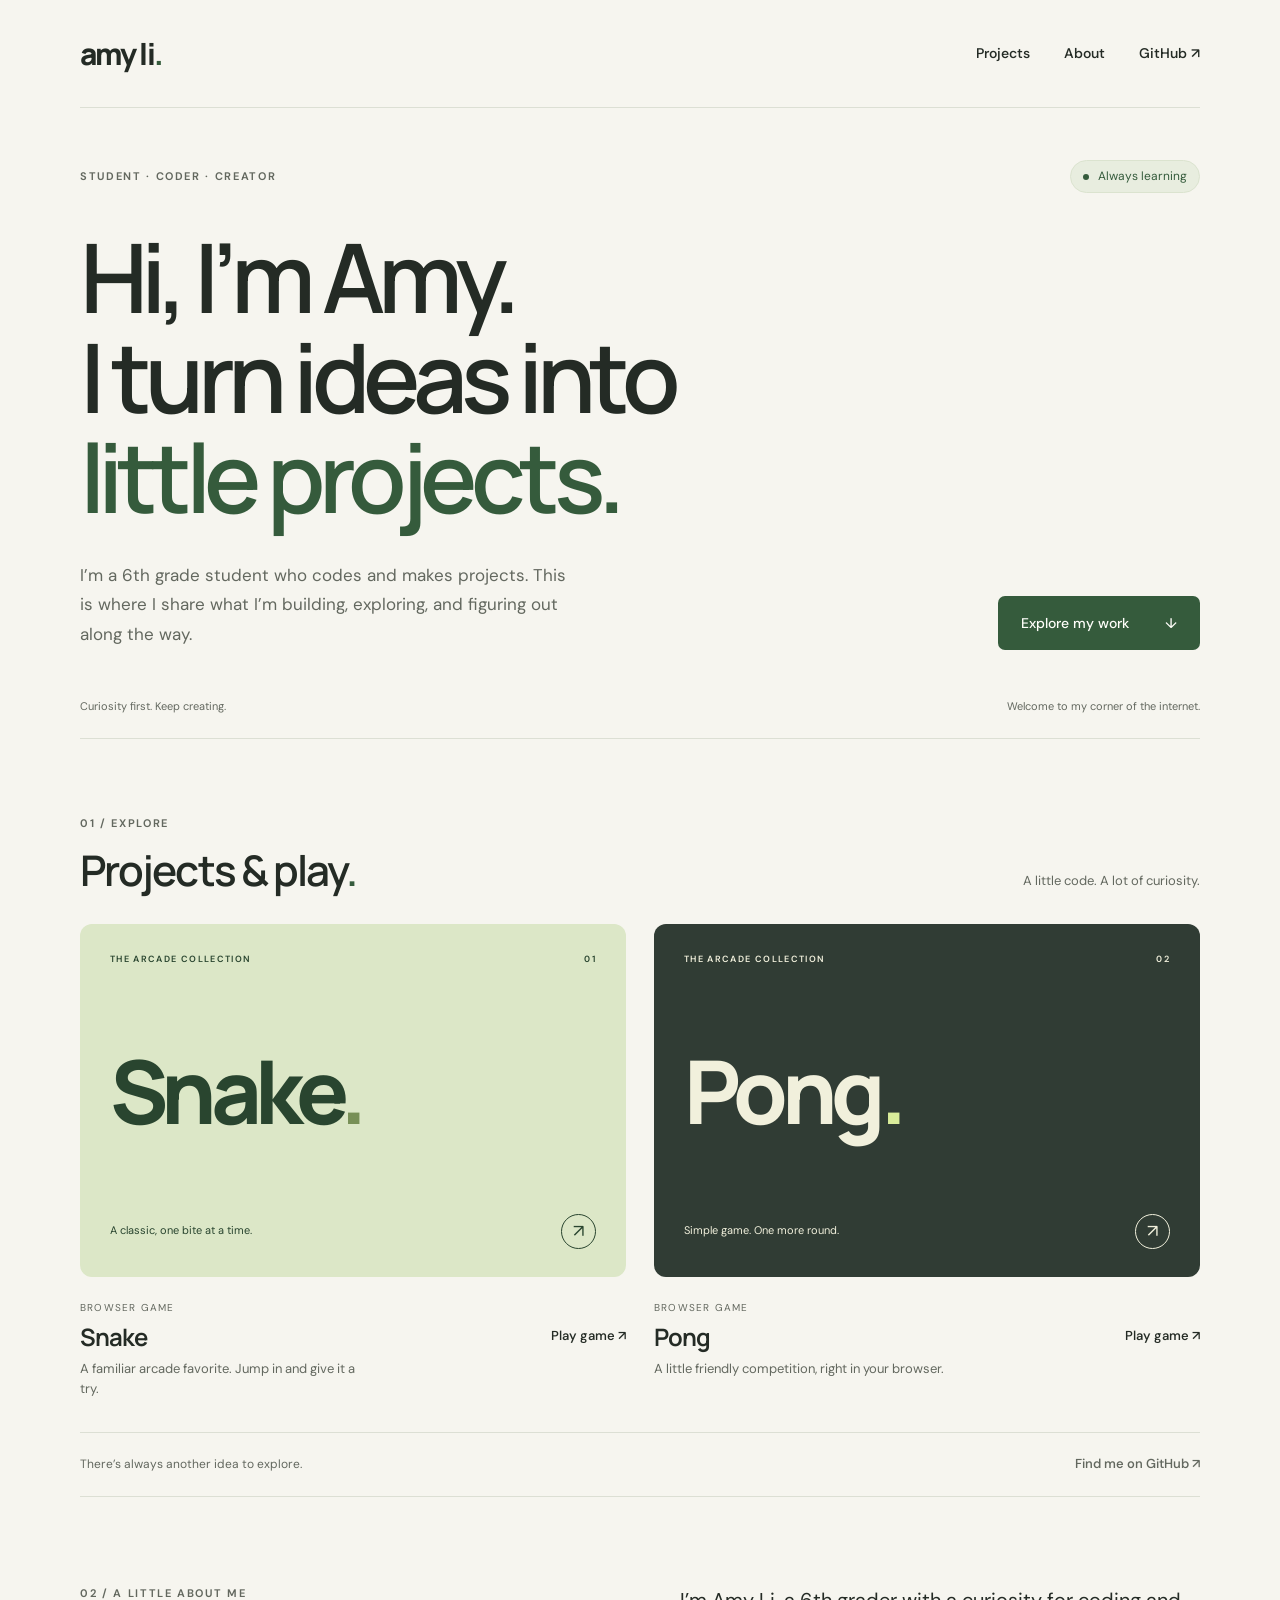
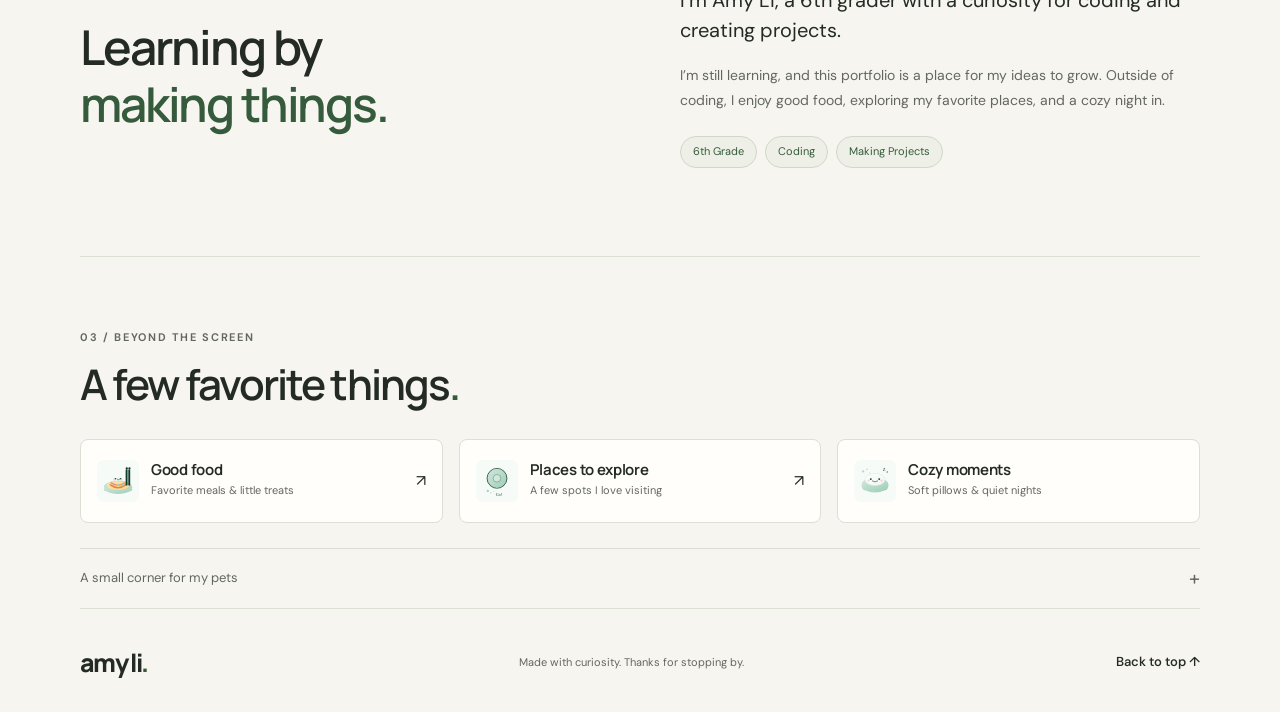
<file: index.html>
<!doctype html>
<html lang="en">
<head>
  <meta charset="utf-8" />
  <meta name="viewport" content="width=device-width, initial-scale=1" />
  <meta name="description" content="Amy Li’s portfolio. A 6th grade student exploring coding, making projects, and learning by building." />
  <meta name="theme-color" content="#f6f5ef" />
  <title>Amy Li — Coding & Projects</title>
  <link rel="stylesheet" href="styles.css?v=portfolio-022921e" />
</head>
<body class="portfolio">
  <a class="skip-link" href="#main">Skip to content</a>
  <nav class="navigation" aria-label="Main navigation">
    <a class="wordmark" href="index.html" aria-label="Amy Li home">amy li<span>.</span></a>
    <div class="nav-links"><a href="#projects">Projects</a><a href="#about">About</a><a href="https://github.com/Amollle">GitHub <span aria-hidden="true">↗</span></a></div>
  </nav>
  <main id="main" class="portfolio-main">
    <header class="intro">
      <div class="intro-top"><span class="eyebrow">Student · Coder · Creator</span><span class="availability"><span aria-hidden="true"></span> Always learning</span></div>
      <h1>Hi, I’m Amy.<br>I turn ideas into<br><em>little projects.</em></h1>
      <div class="intro-bottom">
        <p>I’m a 6th grade student who codes and makes projects. This is where I share what I’m building, exploring, and figuring out along the way.</p>
        <a class="button" href="#projects">Explore my work <span aria-hidden="true">↓</span></a>
      </div>
      <div class="intro-foot"><span>Curiosity first. Keep creating.</span><span>Welcome to my corner of the internet.</span></div>
    </header>

    <section id="projects" class="work-section" aria-labelledby="projects-title">
      <div class="section-heading"><div><p class="eyebrow">01 / Explore</p><h2 id="projects-title">Projects & play<span>.</span></h2></div><p>A little code. A lot of curiosity.</p></div>
      <div class="project-grid">
        <article class="project-card">
          <a class="project-cover snake-cover" href="https://snake-ashen-theta.vercel.app/home.html" aria-label="Play Snake">
            <div class="cover-top"><span>THE ARCADE COLLECTION</span><span>01</span></div>
            <div class="cover-title">Snake<span class="cover-dot">.</span></div>
            <div class="cover-bottom"><span>A classic, one bite at a time.</span><span class="round-arrow" aria-hidden="true">↗</span></div>
          </a>
          <div class="project-description"><div><p class="project-kind">Browser game</p><h3>Snake</h3><p>A familiar arcade favorite. Jump in and give it a try.</p></div><a class="text-link" href="https://snake-ashen-theta.vercel.app/home.html">Play game <span aria-hidden="true">↗</span></a></div>
        </article>
        <article class="project-card">
          <a class="project-cover pong-cover" href="https://pong-rho-two.vercel.app/" aria-label="Play Pong">
            <div class="cover-top"><span>THE ARCADE COLLECTION</span><span>02</span></div>
            <div class="cover-title">Pong<span class="cover-dot">.</span></div>
            <div class="cover-bottom"><span>Simple game. One more round.</span><span class="round-arrow" aria-hidden="true">↗</span></div>
          </a>
          <div class="project-description"><div><p class="project-kind">Browser game</p><h3>Pong</h3><p>A little friendly competition, right in your browser.</p></div><a class="text-link" href="https://pong-rho-two.vercel.app/">Play game <span aria-hidden="true">↗</span></a></div>
        </article>
      </div>
      <div class="work-note"><span>There’s always another idea to explore.</span><a class="text-link" href="https://github.com/Amollle">Find me on GitHub <span aria-hidden="true">↗</span></a></div>
    </section>

    <section id="about" class="about-section" aria-labelledby="about-title">
      <div><p class="eyebrow">02 / A little about me</p><h2 id="about-title">Learning by<br><em>making things.</em></h2></div>
      <div class="about-copy"><p class="about-lede">I’m Amy Li, a 6th grader with a curiosity for coding and creating projects.</p><p>I’m still learning, and this portfolio is a place for my ideas to grow. Outside of coding, I enjoy good food, exploring my favorite places, and a cozy night in.</p><div class="chips"><span class="chip">6th Grade</span><span class="chip">Coding</span><span class="chip">Making Projects</span></div></div>
    </section>

    <section class="personal-section" aria-labelledby="personal-title">
      <div class="section-heading"><div><p class="eyebrow">03 / Beyond the screen</p><h2 id="personal-title">A few favorite things<span>.</span></h2></div></div>
      <div class="interest-grid">
        <a class="interest interest-link" href="food.html"><img src="food.svg" alt="" /><div><h3>Good food</h3><p>Favorite meals & little treats</p></div><span aria-hidden="true">↗</span></a>
        <a class="interest interest-link" href="places.html"><img src="places.svg" alt="" /><div><h3>Places to explore</h3><p>A few spots I love visiting</p></div><span aria-hidden="true">↗</span></a>
        <div class="interest"><img src="sleep.svg" alt="" /><div><h3>Cozy moments</h3><p>Soft pillows & quiet nights</p></div></div>
      </div>
      <details class="memories"><summary>A small corner for my pets <span aria-hidden="true">+</span></summary><div class="memories-content"><h3>Remembering my pets</h3><p>I’ve had pets that I cared about a lot. I’m remembering 3 sweet chicks and 12 tiny fish who have passed away.</p><h3>My missing cat</h3><p>I once had a cat that got lost very quickly after I got it. I still think about that cat and hope it’s okay.</p></div></details>
    </section>
    <footer class="portfolio-footer"><a class="wordmark" href="index.html">amy li<span>.</span></a><p>Made with curiosity. Thanks for stopping by.</p><a class="text-link" href="#main">Back to top <span aria-hidden="true">↑</span></a></footer>
  </main>
</body>
</html>
</file>
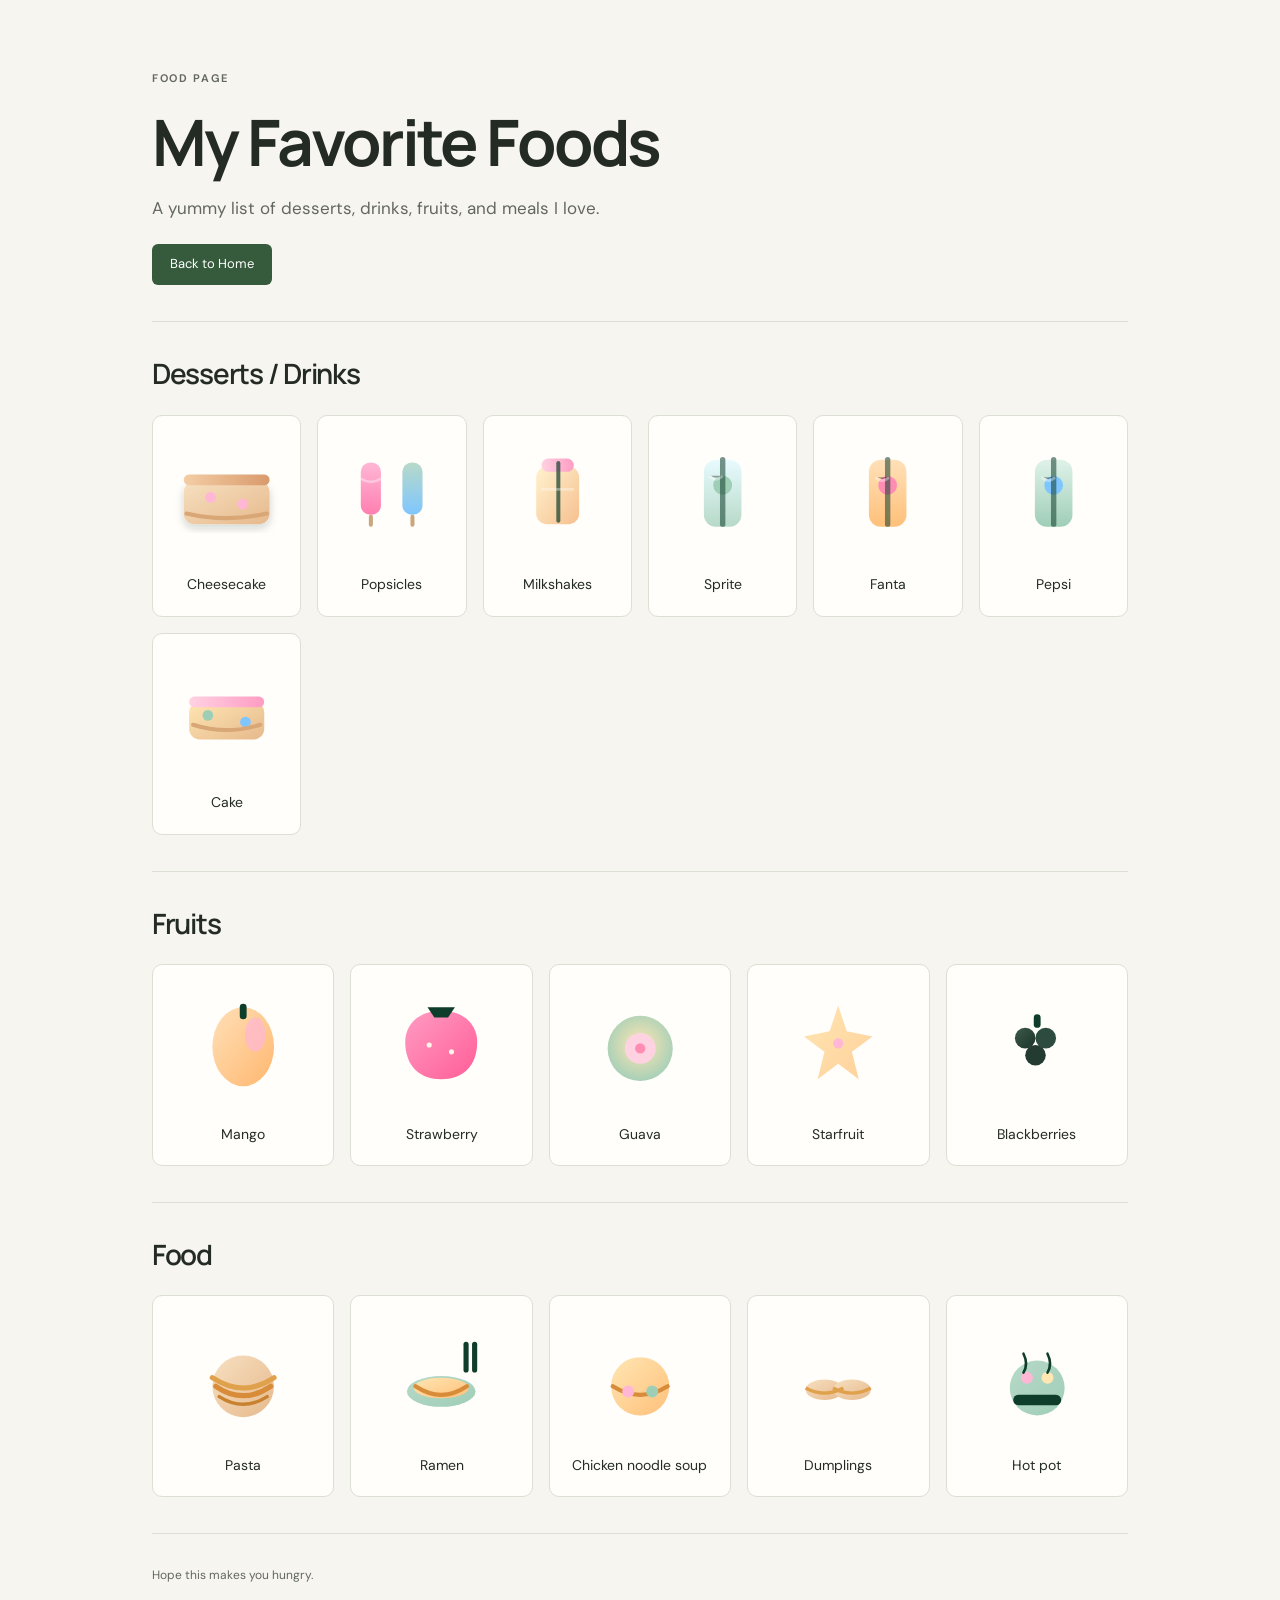
<file: food.html>
﻿<!doctype html>
<html lang="en">
<head>
  <meta charset="utf-8" />
  <meta name="viewport" content="width=device-width, initial-scale=1" />
  <title>Amy Li — Favorite Foods</title>
  <link rel="stylesheet" href="styles.css?v=portfolio-022921e" />
</head>
<body>
  <div class="glow"></div>
  <div class="noise"></div>

  <main class="page">
    <header class="hero">
      <p class="eyebrow">Food Page</p>
      <h1>My Favorite Foods</h1>
      <p class="lede">
        A yummy list of desserts, drinks, fruits, and meals I love.
      </p>
      <a class="back-link" href="index.html">Back to Home</a>
    </header>

    <section class="card">
      <h2>Desserts / Drinks</h2>
      <div class="carousel" aria-label="Desserts and drinks carousel">
        <div class="carousel-item">
          <svg viewBox="0 0 160 140" role="img" aria-label="Cheesecake">
            <defs>
              <linearGradient id="cakeBase" x1="0" y1="0" x2="1" y2="1">
                <stop offset="0" stop-color="#f7e0c1" />
                <stop offset="1" stop-color="#e6b98c" />
              </linearGradient>
              <linearGradient id="cakeTop" x1="0" y1="0" x2="1" y2="0">
                <stop offset="0" stop-color="#f4cda5" />
                <stop offset="1" stop-color="#d99a6c" />
              </linearGradient>
              <filter id="softShadow" x="-20%" y="-20%" width="140%" height="140%">
                <feDropShadow dx="0" dy="6" stdDeviation="6" flood-color="#0f2b1f" flood-opacity="0.18" />
              </filter>
            </defs>
            <rect x="16" y="48" width="128" height="64" rx="16" fill="url(#cakeBase)" filter="url(#softShadow)" />
            <rect x="16" y="38" width="128" height="16" rx="8" fill="url(#cakeTop)" />
            <circle cx="56" cy="72" r="8" fill="#ffb7d5" />
            <circle cx="104" cy="82" r="8" fill="#ffb7d5" />
            <path d="M20 96 q60 14 120 0" fill="none" stroke="#d9a676" stroke-width="6" stroke-linecap="round" />
          </svg>
          <p>Cheesecake</p>
        </div>
        <div class="carousel-item">
          <svg viewBox="0 0 160 140" role="img" aria-label="Popsicles">
            <defs>
              <linearGradient id="popPink" x1="0" y1="0" x2="0" y2="1">
                <stop offset="0" stop-color="#ffb7d5" />
                <stop offset="1" stop-color="#ff7fb0" />
              </linearGradient>
              <linearGradient id="popBlue" x1="0" y1="0" x2="0" y2="1">
                <stop offset="0" stop-color="#b7d9c8" />
                <stop offset="1" stop-color="#7fc6ff" />
              </linearGradient>
            </defs>
            <rect x="34" y="20" width="30" height="78" rx="14" fill="url(#popPink)" />
            <rect x="96" y="20" width="30" height="78" rx="14" fill="url(#popBlue)" />
            <rect x="46" y="98" width="6" height="18" rx="3" fill="#caa77d" />
            <rect x="108" y="98" width="6" height="18" rx="3" fill="#caa77d" />
            <path d="M34 44 q15 10 30 0" fill="none" stroke="#ffffff" stroke-width="4" opacity="0.4" />
          </svg>
          <p>Popsicles</p>
        </div>
        <div class="carousel-item">
          <svg viewBox="0 0 160 140" role="img" aria-label="Milkshakes">
            <defs>
              <linearGradient id="shakeCup" x1="0" y1="0" x2="1" y2="1">
                <stop offset="0" stop-color="#fff2cf" />
                <stop offset="1" stop-color="#f6c08f" />
              </linearGradient>
              <linearGradient id="shakeTop" x1="0" y1="0" x2="1" y2="0">
                <stop offset="0" stop-color="#ffd2e2" />
                <stop offset="1" stop-color="#ff9cc3" />
              </linearGradient>
            </defs>
            <rect x="48" y="26" width="64" height="86" rx="16" fill="url(#shakeCup)" />
            <rect x="56" y="14" width="48" height="20" rx="10" fill="url(#shakeTop)" />
            <rect x="78" y="18" width="6" height="92" rx="3" fill="#0f3d2b" opacity="0.7" />
            <path d="M56 60 h48" stroke="#ffffff" stroke-width="4" opacity="0.35" />
          </svg>
          <p>Milkshakes</p>
        </div>
        <div class="carousel-item">
          <svg viewBox="0 0 160 140" role="img" aria-label="Sprite">
            <defs>
              <linearGradient id="sodaGlass" x1="0" y1="0" x2="0" y2="1">
                <stop offset="0" stop-color="#e8fbff" />
                <stop offset="1" stop-color="#b7d9c8" />
              </linearGradient>
            </defs>
            <rect x="52" y="16" width="56" height="100" rx="18" fill="url(#sodaGlass)" />
            <circle cx="80" cy="54" r="14" fill="#9fceb7" />
            <rect x="76" y="12" width="8" height="104" rx="4" fill="#0f3d2b" opacity="0.55" />
            <path d="M60 40 q10 10 20 0" stroke="#ffffff" stroke-width="4" opacity="0.35" />
          </svg>
          <p>Sprite</p>
        </div>
        <div class="carousel-item">
          <svg viewBox="0 0 160 140" role="img" aria-label="Fanta">
            <defs>
              <linearGradient id="fantaGlass" x1="0" y1="0" x2="0" y2="1">
                <stop offset="0" stop-color="#ffe0b8" />
                <stop offset="1" stop-color="#ffc07a" />
              </linearGradient>
            </defs>
            <rect x="52" y="16" width="56" height="100" rx="18" fill="url(#fantaGlass)" />
            <circle cx="80" cy="54" r="14" fill="#ff8db3" />
            <rect x="76" y="12" width="8" height="104" rx="4" fill="#0f3d2b" opacity="0.55" />
            <path d="M62 42 q10 10 20 0" stroke="#ffffff" stroke-width="4" opacity="0.35" />
          </svg>
          <p>Fanta</p>
        </div>
        <div class="carousel-item">
          <svg viewBox="0 0 160 140" role="img" aria-label="Pepsi">
            <defs>
              <linearGradient id="pepsiGlass" x1="0" y1="0" x2="0" y2="1">
                <stop offset="0" stop-color="#dff2e9" />
                <stop offset="1" stop-color="#9fceb7" />
              </linearGradient>
            </defs>
            <rect x="52" y="16" width="56" height="100" rx="18" fill="url(#pepsiGlass)" />
            <circle cx="80" cy="54" r="14" fill="#7fc6ff" />
            <rect x="76" y="12" width="8" height="104" rx="4" fill="#0f3d2b" opacity="0.55" />
            <path d="M62 42 q10 10 20 0" stroke="#ffffff" stroke-width="4" opacity="0.35" />
          </svg>
          <p>Pepsi</p>
        </div>
        <div class="carousel-item">
          <svg viewBox="0 0 160 140" role="img" aria-label="Cake">
            <defs>
              <linearGradient id="cakeBase2" x1="0" y1="0" x2="1" y2="1">
                <stop offset="0" stop-color="#ffe6b3" />
                <stop offset="1" stop-color="#e6b98c" />
              </linearGradient>
              <linearGradient id="cakeIcing" x1="0" y1="0" x2="1" y2="0">
                <stop offset="0" stop-color="#ffd2e2" />
                <stop offset="1" stop-color="#ff9cc3" />
              </linearGradient>
            </defs>
            <rect x="24" y="52" width="112" height="56" rx="16" fill="url(#cakeBase2)" />
            <rect x="24" y="44" width="112" height="16" rx="8" fill="url(#cakeIcing)" />
            <circle cx="52" cy="72" r="8" fill="#9fceb7" />
            <circle cx="108" cy="82" r="8" fill="#7fc6ff" />
            <path d="M30 86 q50 16 100 0" fill="none" stroke="#d9a676" stroke-width="6" stroke-linecap="round" />
          </svg>
          <p>Cake</p>
        </div>
      </div>
    </section>

    <section class="card">
      <h2>Fruits</h2>
      <div class="carousel" aria-label="Fruits carousel">
        <div class="carousel-item">
          <svg viewBox="0 0 160 140" role="img" aria-label="Mango">
            <defs>
              <linearGradient id="mangoG" x1="0" y1="0" x2="1" y2="1">
                <stop offset="0" stop-color="#ffe0b8" />
                <stop offset="1" stop-color="#ffb76f" />
              </linearGradient>
            </defs>
            <ellipse cx="80" cy="72" rx="36" ry="46" fill="url(#mangoG)" />
            <ellipse cx="94" cy="58" rx="12" ry="20" fill="#ffb7d5" opacity="0.7" />
            <rect x="76" y="22" width="8" height="18" rx="4" fill="#0f3d2b" />
          </svg>
          <p>Mango</p>
        </div>
        <div class="carousel-item">
          <svg viewBox="0 0 160 140" role="img" aria-label="Strawberry">
            <defs>
              <linearGradient id="berryG" x1="0" y1="0" x2="1" y2="1">
                <stop offset="0" stop-color="#ff9cc3" />
                <stop offset="1" stop-color="#ff5d96" />
              </linearGradient>
            </defs>
            <path d="M80 30 C52 30 38 48 38 66 C38 96 56 110 80 110 C104 110 122 96 122 66 C122 48 108 30 80 30 Z" fill="url(#berryG)" />
            <circle cx="66" cy="70" r="3" fill="#fff6e8" />
            <circle cx="92" cy="78" r="3" fill="#fff6e8" />
            <path d="M64 26 h32 l-8 12 h-16 Z" fill="#0f3d2b" />
          </svg>
          <p>Strawberry</p>
        </div>
        <div class="carousel-item">
          <svg viewBox="0 0 160 140" role="img" aria-label="Guava">
            <defs>
              <radialGradient id="guavaG" cx="50%" cy="45%" r="60%">
                <stop offset="0" stop-color="#ffe6b3" />
                <stop offset="1" stop-color="#9fceb7" />
              </radialGradient>
            </defs>
            <circle cx="80" cy="74" r="38" fill="url(#guavaG)" />
            <circle cx="80" cy="74" r="18" fill="#ffd2e2" />
            <circle cx="80" cy="74" r="6" fill="#ff8db3" />
          </svg>
          <p>Guava</p>
        </div>
        <div class="carousel-item">
          <svg viewBox="0 0 160 140" role="img" aria-label="Starfruit">
            <defs>
              <linearGradient id="starG" x1="0" y1="0" x2="1" y2="1">
                <stop offset="0" stop-color="#ffe6b3" />
                <stop offset="1" stop-color="#ffd09a" />
              </linearGradient>
            </defs>
            <polygon points="80,24 90,54 120,60 96,78 104,110 80,92 56,110 64,78 40,60 70,54" fill="url(#starG)" />
            <circle cx="80" cy="68" r="6" fill="#ffb7d5" />
          </svg>
          <p>Starfruit</p>
        </div>
        <div class="carousel-item">
          <svg viewBox="0 0 160 140" role="img" aria-label="Blackberries">
            <defs>
              <linearGradient id="berryDark" x1="0" y1="0" x2="1" y2="1">
                <stop offset="0" stop-color="#3b5a4b" />
                <stop offset="1" stop-color="#1d3329" />
              </linearGradient>
            </defs>
            <circle cx="66" cy="62" r="12" fill="url(#berryDark)" />
            <circle cx="90" cy="62" r="12" fill="#2e4b3f" />
            <circle cx="78" cy="82" r="12" fill="#243b31" />
            <rect x="76" y="34" width="8" height="16" rx="4" fill="#0f3d2b" />
          </svg>
          <p>Blackberries</p>
        </div>
      </div>
    </section>

    <section class="card">
      <h2>Food</h2>
      <div class="carousel" aria-label="Food carousel">
        <div class="carousel-item">
          <svg viewBox="0 0 160 140" role="img" aria-label="Pasta">
            <defs>
              <linearGradient id="pastaBowl" x1="0" y1="0" x2="1" y2="1">
                <stop offset="0" stop-color="#f7e0c1" />
                <stop offset="1" stop-color="#e6b98c" />
              </linearGradient>
            </defs>
            <circle cx="80" cy="82" r="36" fill="url(#pastaBowl)" />
            <path d="M48 82 q32 22 64 0" fill="none" stroke="#d88c3a" stroke-width="6" stroke-linecap="round" />
            <path d="M44 72 q36 24 72 0" fill="none" stroke="#e0a14d" stroke-width="6" stroke-linecap="round" />
            <path d="M52 94 q28 18 56 0" fill="none" stroke="#c8822f" stroke-width="4" stroke-linecap="round" />
          </svg>
          <p>Pasta</p>
        </div>
        <div class="carousel-item">
          <svg viewBox="0 0 160 140" role="img" aria-label="Ramen">
            <defs>
              <linearGradient id="ramenBowl" x1="0" y1="0" x2="1" y2="1">
                <stop offset="0" stop-color="#b7d9c8" />
                <stop offset="1" stop-color="#9fceb7" />
              </linearGradient>
              <linearGradient id="ramenSoup" x1="0" y1="0" x2="1" y2="1">
                <stop offset="0" stop-color="#ffe6b3" />
                <stop offset="1" stop-color="#ffc07a" />
              </linearGradient>
            </defs>
            <ellipse cx="80" cy="88" rx="40" ry="18" fill="url(#ramenBowl)" />
            <ellipse cx="80" cy="84" rx="32" ry="12" fill="url(#ramenSoup)" />
            <path d="M50 82 q30 20 60 0" fill="none" stroke="#d88c3a" stroke-width="5" stroke-linecap="round" />
            <rect x="106" y="30" width="6" height="36" rx="3" fill="#0f3d2b" />
            <rect x="116" y="30" width="6" height="36" rx="3" fill="#0f3d2b" />
          </svg>
          <p>Ramen</p>
        </div>
        <div class="carousel-item">
          <svg viewBox="0 0 160 140" role="img" aria-label="Chicken noodle soup">
            <defs>
              <linearGradient id="soupG" x1="0" y1="0" x2="1" y2="1">
                <stop offset="0" stop-color="#ffe6b3" />
                <stop offset="1" stop-color="#ffc07a" />
              </linearGradient>
            </defs>
            <circle cx="80" cy="82" r="34" fill="url(#soupG)" />
            <path d="M48 82 q32 20 64 0" fill="none" stroke="#d88c3a" stroke-width="5" stroke-linecap="round" />
            <circle cx="66" cy="88" r="7" fill="#ffb7d5" />
            <circle cx="94" cy="88" r="7" fill="#9fceb7" />
          </svg>
          <p>Chicken noodle soup</p>
        </div>
        <div class="carousel-item">
          <svg viewBox="0 0 160 140" role="img" aria-label="Dumplings">
            <defs>
              <linearGradient id="dumpG" x1="0" y1="0" x2="1" y2="1">
                <stop offset="0" stop-color="#f7e0c1" />
                <stop offset="1" stop-color="#e6b98c" />
              </linearGradient>
            </defs>
            <ellipse cx="64" cy="86" rx="22" ry="12" fill="url(#dumpG)" />
            <ellipse cx="96" cy="86" rx="22" ry="12" fill="url(#dumpG)" />
            <path d="M42 84 q22 12 44 0" fill="none" stroke="#e0a14d" stroke-width="4" />
            <path d="M74 84 q22 12 44 0" fill="none" stroke="#e0a14d" stroke-width="4" />
          </svg>
          <p>Dumplings</p>
        </div>
        <div class="carousel-item">
          <svg viewBox="0 0 160 140" role="img" aria-label="Hot pot">
            <defs>
              <linearGradient id="potG" x1="0" y1="0" x2="1" y2="1">
                <stop offset="0" stop-color="#b7d9c8" />
                <stop offset="1" stop-color="#9fceb7" />
              </linearGradient>
            </defs>
            <circle cx="80" cy="84" r="32" fill="url(#potG)" />
            <rect x="52" y="92" width="56" height="12" rx="6" fill="#0f3d2b" />
            <circle cx="68" cy="72" r="7" fill="#ffb7d5" />
            <circle cx="92" cy="72" r="7" fill="#ffe6b3" />
            <path d="M64 44 q6 12 0 22" fill="none" stroke="#0f3d2b" stroke-width="3" stroke-linecap="round" />
            <path d="M92 44 q6 12 0 22" fill="none" stroke="#0f3d2b" stroke-width="3" stroke-linecap="round" />
          </svg>
          <p>Hot pot</p>
        </div>
      </div>
    </section>

    <footer class="footer">
      <p>Hope this makes you hungry.</p>
    </footer>
  </main>
</body>
</html>
</file>
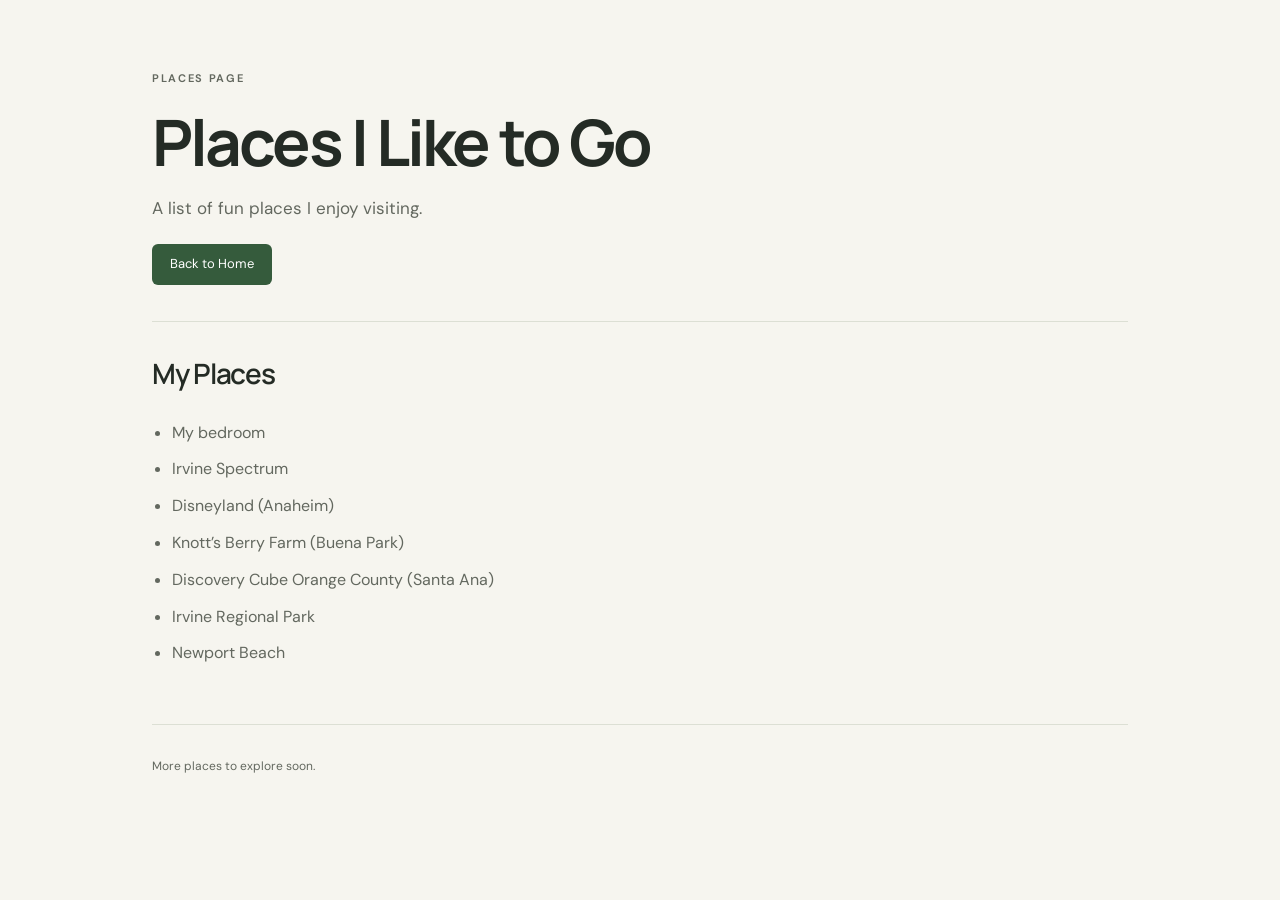
<file: places.html>
﻿<!doctype html>
<html lang="en">
<head>
  <meta charset="utf-8" />
  <meta name="viewport" content="width=device-width, initial-scale=1" />
  <title>Amy Li — Favorite Places</title>
  <link rel="stylesheet" href="styles.css?v=portfolio-022921e" />
</head>
<body>
  <div class="glow"></div>
  <div class="noise"></div>

  <main class="page">
    <header class="hero">
      <p class="eyebrow">Places Page</p>
      <h1>Places I Like to Go</h1>
      <p class="lede">
        A list of fun places I enjoy visiting.
      </p>
      <a class="back-link" href="index.html">Back to Home</a>
    </header>

    <section class="card">
      <h2>My Places</h2>
      <ul class="list">
        <li>My bedroom</li>
        <li>Irvine Spectrum</li>
        <li>Disneyland (Anaheim)</li>
        <li>Knott’s Berry Farm (Buena Park)</li>
        <li>Discovery Cube Orange County (Santa Ana)</li>
        <li>Irvine Regional Park</li>
        <li>Newport Beach</li>
      </ul>
    </section>

    <footer class="footer">
      <p>More places to explore soon.</p>
    </footer>
  </main>
</body>
</html>
</file>
<file: styles.css>
@import url('https://fonts.googleapis.com/css2?family=DM+Sans:wght@400;450;500;550;600;650;700&family=Manrope:wght@400;500;600;650;700;750;800&display=swap');

:root{--paper:#f6f5ef;--ink:#242b25;--muted:#63685f;--green:#355b3c;--line:#dcdfd4;--lime:#d9ec9a;--white:#fffefa}
*{box-sizing:border-box}
html{scroll-behavior:smooth;scroll-padding-top:32px}
body{margin:0;background:var(--paper);color:var(--ink);font-family:'DM Sans',sans-serif;font-size:16px;line-height:1.6;-webkit-font-smoothing:antialiased}
a{color:inherit;text-decoration:none}
button,a,summary{-webkit-tap-highlight-color:transparent}
a:focus-visible,summary:focus-visible{outline:3px solid var(--green);outline-offset:6px;border-radius:3px}
::selection{background:var(--lime);color:var(--ink)}
h1,h2,h3,p{margin:0}
h1,h2,h3{font-family:'Manrope',sans-serif;line-height:1.12;letter-spacing:-.045em}
h2{font-size:clamp(30px,3.3vw,43px);font-weight:600}
h3{font-size:24px;font-weight:650}
em{font-style:normal;color:var(--green)}
.skip-link{position:fixed;left:20px;top:-100px;background:var(--ink);color:white;padding:12px 20px;z-index:10}
.skip-link:focus{top:12px}
.navigation,.portfolio-main{width:min(1120px,calc(100% - 96px));margin-inline:auto}
.navigation{height:108px;display:flex;align-items:center;justify-content:space-between;border-bottom:1px solid var(--line)}
.wordmark{font-family:'Manrope',sans-serif;font-size:30px;font-weight:800;letter-spacing:-1.7px;line-height:1.1}
.wordmark span,.section-heading h2 span{color:var(--green)}
.nav-links{display:flex;gap:34px;align-items:center;font-size:14px;font-weight:550}
.nav-links a:hover,.text-link:hover{color:var(--green);text-decoration:underline;text-underline-offset:6px}
.intro{padding-top:52px}
.intro-top{display:flex;align-items:center;justify-content:space-between;margin-bottom:34px}
.eyebrow{font-size:11px;font-weight:650;letter-spacing:.15em;text-transform:uppercase;color:var(--muted)}
.availability{display:inline-flex;align-items:center;gap:9px;font-size:12px;color:var(--green);background:#e8eddf;border:1px solid #dbe3cf;padding:6px 12px;border-radius:30px}
.availability>span{width:6px;height:6px;background:var(--green);border-radius:50%}
.intro h1{font-size:clamp(52px,7.7vw,96px);line-height:1.04;letter-spacing:-.068em;font-weight:600}
.intro-bottom{display:flex;align-items:flex-end;justify-content:space-between;gap:48px;margin-top:34px}
.intro-bottom p{max-width:495px;color:var(--muted);font-size:17px;line-height:1.75}
.button{display:inline-flex;align-items:center;justify-content:space-between;gap:36px;background:var(--green);color:var(--white);padding:16px 23px;border-radius:7px;font-size:14px;font-weight:500;white-space:nowrap;transition:background .2s,transform .2s}
.button:hover{background:#24432a;transform:translateY(-2px)}
.intro-foot{display:flex;justify-content:space-between;gap:20px;font-size:11px;color:var(--muted);border-bottom:1px solid var(--line);padding:48px 0 22px;margin-bottom:76px}
.section-heading{display:flex;align-items:flex-end;justify-content:space-between;gap:24px;margin-bottom:30px}
.section-heading .eyebrow,.about-section .eyebrow{margin-bottom:15px}
.section-heading>p{font-size:13px;color:var(--muted);padding-bottom:3px}
.project-grid{display:grid;grid-template-columns:repeat(2,minmax(0,1fr));gap:28px}
.project-cover{display:flex;flex-direction:column;justify-content:space-between;aspect-ratio:1.55;padding:28px 30px;border-radius:12px;transition:transform .2s}
.project-cover:hover{transform:translateY(-4px)}
.snake-cover{background:#dce7c7;color:#29452f}
.pong-cover{background:#303c34;color:#f1f0dc}
.cover-top{display:flex;justify-content:space-between;font-size:9px;letter-spacing:.15em;font-weight:600}
.cover-title{font-family:'Manrope',sans-serif;font-size:clamp(58px,7vw,88px);letter-spacing:-.075em;font-weight:750;line-height:1.1}
.cover-dot{color:#789057}.pong-cover .cover-dot{color:var(--lime)}
.cover-bottom{display:flex;justify-content:space-between;align-items:center;font-size:11px;gap:10px}
.round-arrow{display:grid;place-items:center;border:1px solid currentColor;border-radius:50%;width:35px;height:35px;font-size:18px;flex-shrink:0}
.project-description{padding:23px 0 0;display:flex;justify-content:space-between;gap:18px;align-items:flex-start}
.project-kind{font-size:10px;text-transform:uppercase;letter-spacing:.12em;color:var(--muted);margin-bottom:8px}
.project-description h3{margin-bottom:8px}
.project-description p:last-child{color:var(--muted);font-size:13px;max-width:295px}
.text-link{font-size:13px;font-weight:550;white-space:nowrap}
.project-description .text-link{margin-top:26px}
.work-note{margin-top:32px;padding:21px 0;border-block:1px solid var(--line);display:flex;align-items:center;justify-content:space-between;gap:20px;font-size:12px;color:var(--muted)}
.about-section{display:grid;grid-template-columns:1fr 1fr;gap:80px;padding:88px 0;border-bottom:1px solid var(--line)}
.about-section h2{line-height:1.2;font-size:clamp(34px,4vw,48px)}
.about-copy>p{font-size:14px;color:var(--muted);line-height:1.8}
.about-copy .about-lede{font-size:20px;color:var(--ink);line-height:1.5;margin-bottom:18px}
.chips{display:flex;flex-wrap:wrap;gap:8px;margin-top:23px}
.chip{font-size:11px;padding:6px 12px;border:1px solid #d2d8c9;border-radius:30px;background:#eef0e7;color:var(--green)}
.personal-section{padding-top:72px}
.interest-grid{display:grid;grid-template-columns:repeat(3,minmax(0,1fr));gap:16px}
.interest{display:flex;align-items:center;gap:12px;background:var(--white);border:1px solid var(--line);border-radius:8px;padding:20px 16px}
.interest img{width:42px;height:42px;object-fit:contain}
.interest h3{font-size:15px;letter-spacing:-.02em;margin-bottom:4px}
.interest p{font-size:11px;color:var(--muted)}
.interest>span{margin-left:auto;font-size:16px}
.interest-link:hover{border-color:var(--green);background:#f0f3e9}
.memories{margin-top:25px;border-block:1px solid var(--line)}
.memories summary{list-style:none;cursor:pointer;display:flex;justify-content:space-between;padding:19px 0;color:var(--muted);font-size:13px}
.memories summary::-webkit-details-marker{display:none}
.memories summary span{font-size:20px;line-height:1}
.memories[open] summary span{transform:rotate(45deg)}
.memories-content{max-width:680px;padding:7px 0 28px}
.memories-content h3{font-size:18px;margin-bottom:10px}
.memories-content p{font-size:14px;color:var(--muted);margin-bottom:22px}
.memories-content p:last-child{margin-bottom:0}
.portfolio-footer{display:flex;justify-content:space-between;align-items:center;gap:20px;padding:40px 0 36px}
.portfolio-footer .wordmark{font-size:25px}
.portfolio-footer p{font-size:11px;color:var(--muted)}
/* Shared styling for the existing food and places pages. */
.page{max-width:1040px;margin:auto;padding:70px 32px}
.hero{padding-bottom:36px;border-bottom:1px solid var(--line)}
.hero h1{font-size:clamp(38px,6vw,64px);margin:18px 0}
.lede{font-size:17px;color:var(--muted);margin-bottom:22px}
.back-link{display:inline-flex;padding:10px 18px;background:var(--green);color:white;border-radius:6px;font-size:13px}
.back-link:hover{background:#24432a}
.card{padding:36px 0;border-bottom:1px solid var(--line)}
.card h2{font-size:28px;margin-bottom:25px}
.carousel{display:grid;grid-template-columns:repeat(auto-fit,minmax(145px,1fr));gap:16px}
.carousel-item{padding:20px;border:1px solid var(--line);border-radius:10px;text-align:center;background:var(--white)}
.carousel-item svg{width:100%;height:120px}
.carousel-item p{font-size:14px;margin-top:10px}
.list{padding-left:20px;color:var(--muted);line-height:2.3}
.footer{font-size:12px;color:var(--muted);padding-top:32px}
@media(min-width:1500px){.intro{padding-top:64px}}
@media(max-width:900px){.navigation,.portfolio-main{width:calc(100% - 64px)}.intro h1{font-size:76px}.about-section{gap:40px}.interest-grid{grid-template-columns:1fr}.interest{padding:18px 22px}.interest h3{font-size:17px}.interest p{font-size:13px}.project-description{display:block}.project-description .text-link{display:inline-block;margin-top:14px}.project-cover{padding:22px}.cover-title{font-size:64px}.cover-top{font-size:8px}}
@media(max-width:600px){.navigation,.portfolio-main{width:calc(100% - 40px)}.navigation{height:82px}.wordmark{font-size:27px}.nav-links{gap:19px;font-size:12px}.intro{padding-top:32px}.intro-top{align-items:flex-start;gap:10px;margin-bottom:28px}.eyebrow{font-size:9px;letter-spacing:.11em}.availability{font-size:10px;gap:6px;padding:3px 8px;white-space:nowrap}.intro-top>.eyebrow{padding-top:4px}.intro h1{font-size:clamp(42px,11.8vw,68px)}.intro-bottom{display:block;margin-top:25px}.intro-bottom p{font-size:15px}.button{margin-top:24px;padding:14px 20px;font-size:13px}.intro-foot{padding-top:32px;margin-bottom:48px;font-size:10px}.intro-foot span:last-child{display:none}.section-heading{display:block;margin-bottom:24px}.section-heading>p{margin-top:13px;font-size:12px}.section-heading h2{font-size:32px}.project-grid{grid-template-columns:1fr;gap:34px}.project-cover{aspect-ratio:1.4;padding:26px}.cover-title{font-size:76px}.cover-top{font-size:9px}.project-description{display:flex;padding-top:19px}.project-description .text-link{margin-top:24px}.project-description p:last-child{font-size:12px}.project-description h3{font-size:23px}.work-note{align-items:flex-start;flex-direction:column;gap:10px;margin-top:28px}.about-section{grid-template-columns:1fr;gap:26px;padding:52px 0}.about-section h2{font-size:38px}.about-copy .about-lede{font-size:19px}.personal-section{padding-top:48px}.personal-section h2{font-size:29px}.portfolio-footer{flex-wrap:wrap;padding:30px 0;gap:20px}.portfolio-footer p{order:3;flex-basis:100%;font-size:11px}.portfolio-footer .text-link{margin-left:auto}.page{padding:40px 20px}.carousel{grid-template-columns:repeat(2,minmax(0,1fr))}.carousel-item{padding:10px}}
@media(prefers-reduced-motion:reduce){html{scroll-behavior:auto}*,*::before,*::after{transition:none!important;animation:none!important}}
</file>
